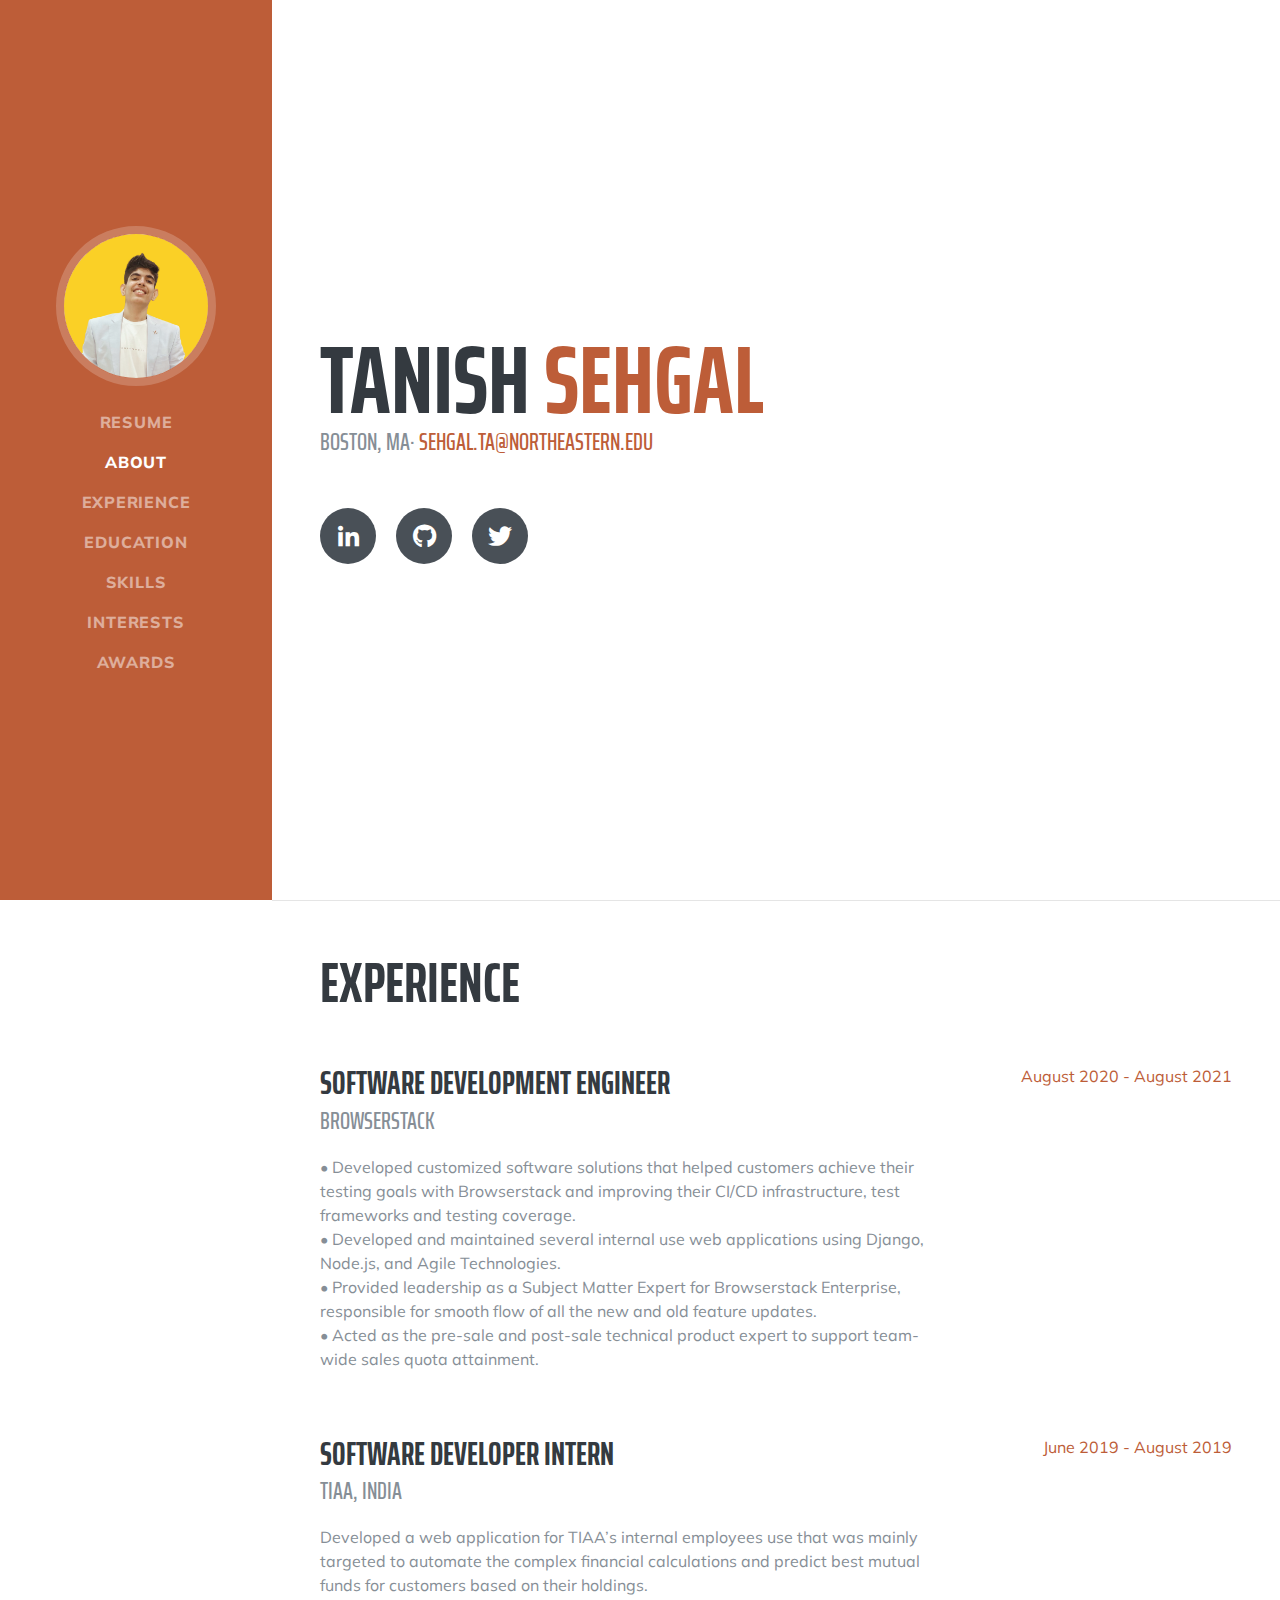
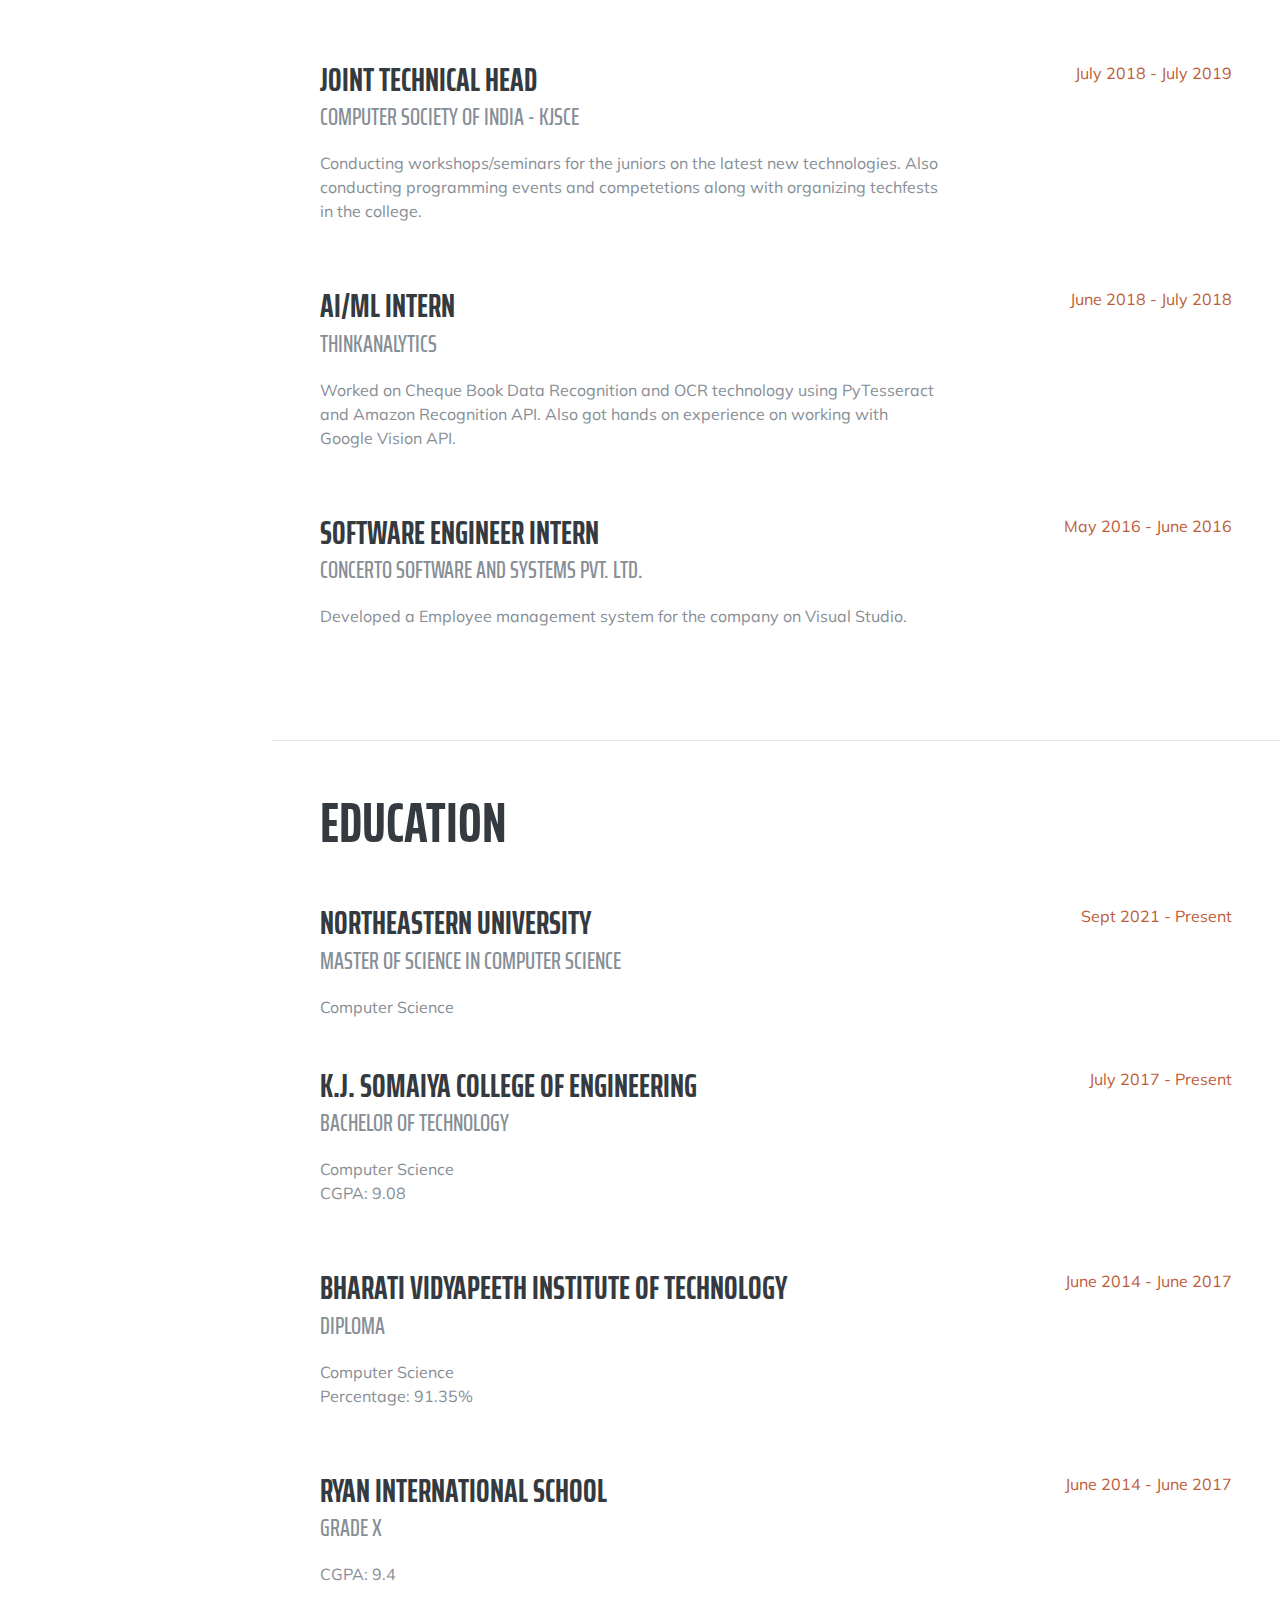
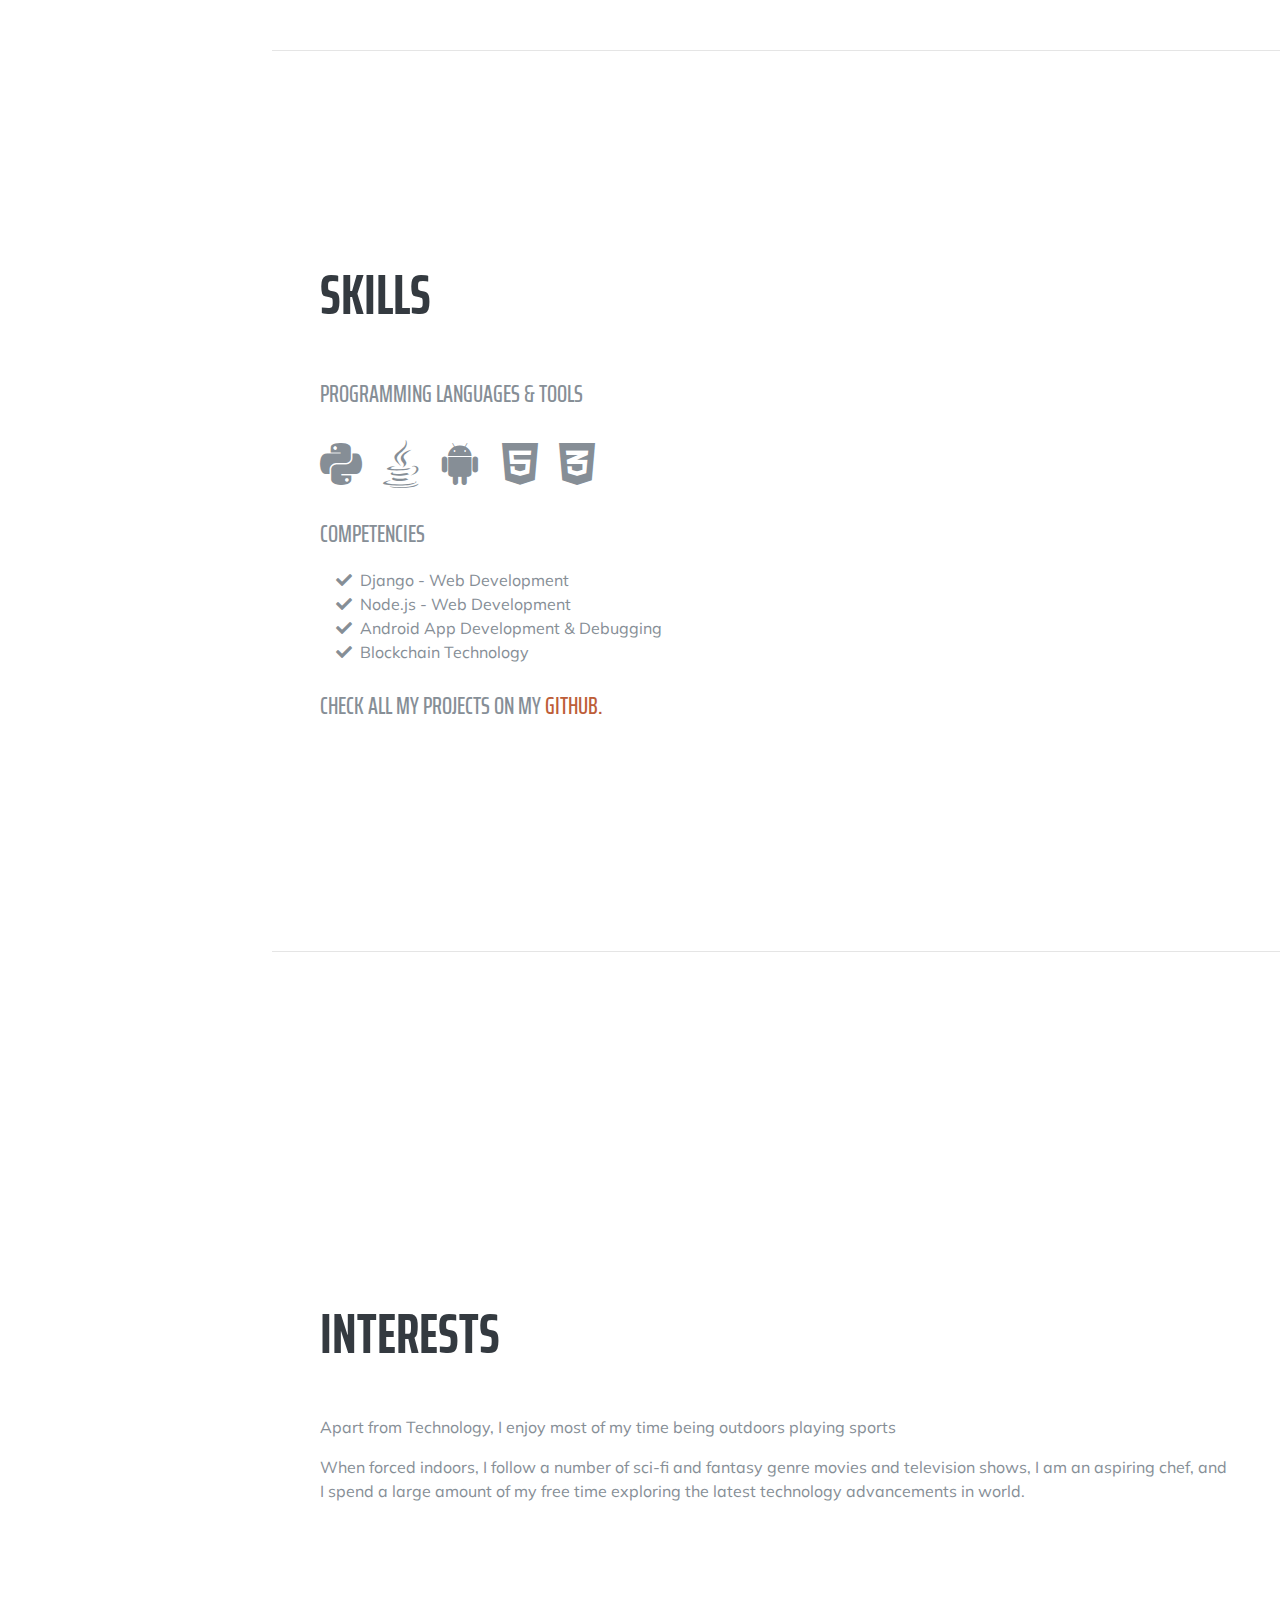
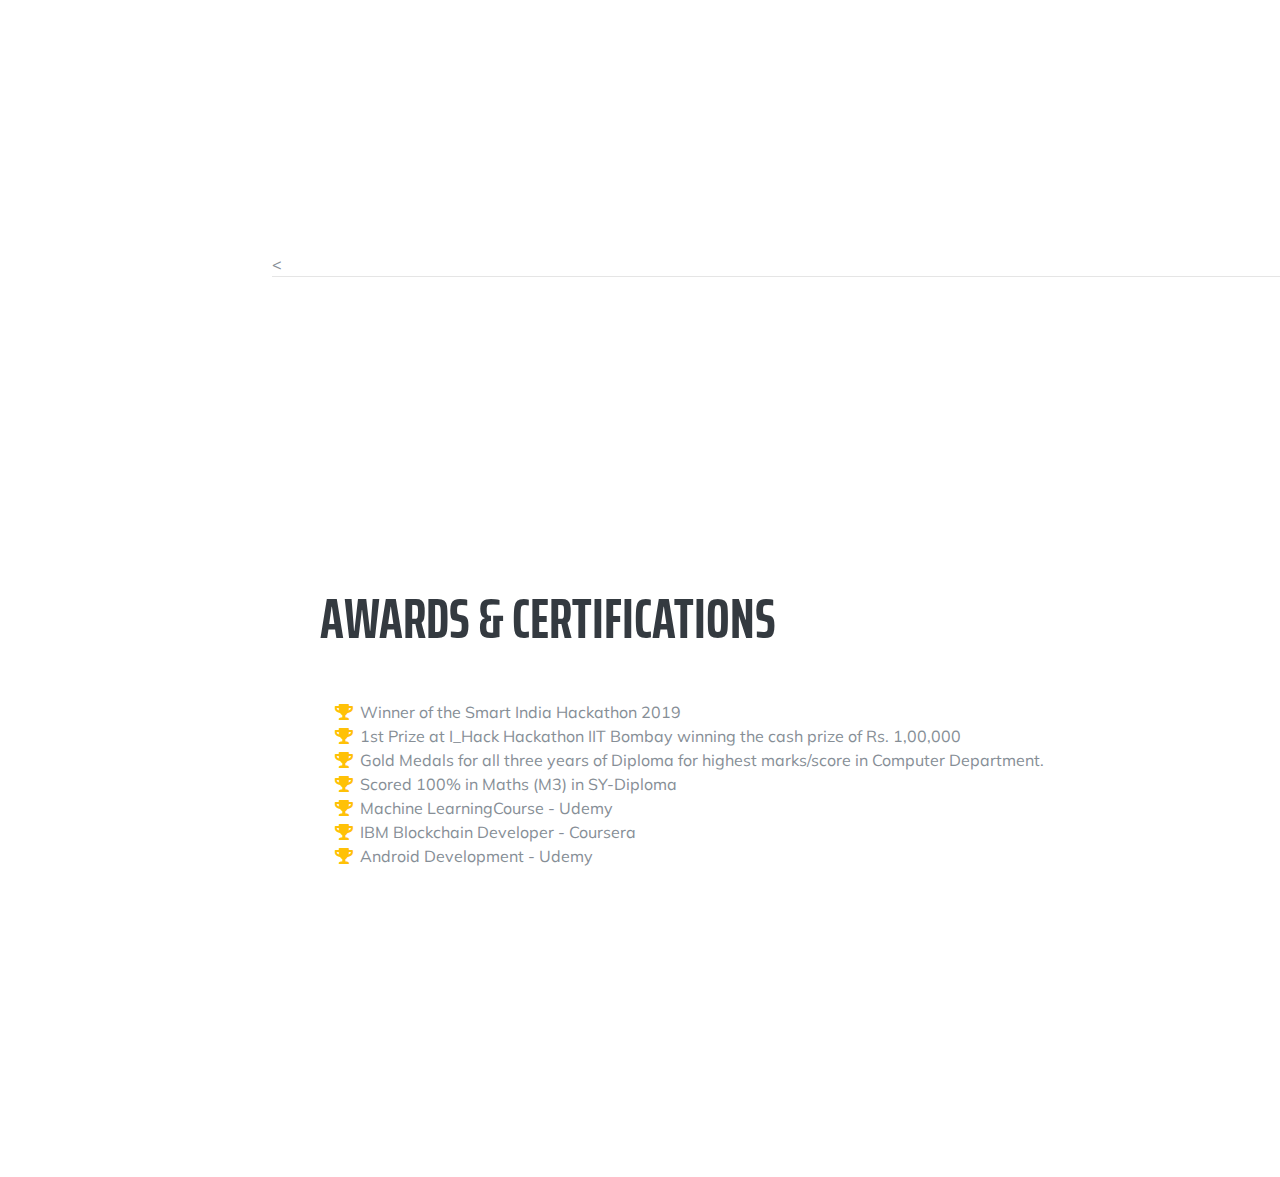
<file: index.html>
<!DOCTYPE html>
<html lang="en">

  <head>

    <meta charset="utf-8">
    <meta name="viewport" content="width=device-width, initial-scale=1, shrink-to-fit=no">
    <meta name="description" content="">
    <meta name="author" content="">

    <title>It's Me</title>

    <!-- Bootstrap core CSS -->
    <link href="vendor/bootstrap/css/bootstrap.min.css" rel="stylesheet">

    <!-- Custom fonts for this template -->
    <link href="https://fonts.googleapis.com/css?family=Saira+Extra+Condensed:500,700" rel="stylesheet">
    <link href="https://fonts.googleapis.com/css?family=Muli:400,400i,800,800i" rel="stylesheet">
    <link href="vendor/fontawesome-free/css/all.min.css" rel="stylesheet">

    <!-- Custom styles for this template -->
    <link href="css/resume.min.css" rel="stylesheet">

  </head>

  <body id="page-top">

    
    <nav class="navbar navbar-expand-lg navbar-dark bg-primary fixed-top" id="sideNav">
      <a class="navbar-brand js-scroll-trigger" href="#page-top">
        <span class="d-block d-lg-none"></span>
        <span class="d-none d-lg-block">
          <img class="img-fluid img-profile rounded-circle mx-auto mb-2" src="img/profile.png" alt="">
        </span>
      </a>
      
      <button class="navbar-toggler" type="button" data-toggle="collapse" data-target="#navbarSupportedContent" aria-controls="navbarSupportedContent" aria-expanded="false" aria-label="Toggle navigation">
        <span class="navbar-toggler-icon"></span>
      </button>
      <div class="collapse navbar-collapse" id="navbarSupportedContent">
        <ul class="navbar-nav">
          <li class="nav-item">
            <a class="nav-link js-scroll-trigger" href="/resume/Resume_Tanish_Sehgal.pdf">Resume</a>
          </li>
          <li class="nav-item">
            <a class="nav-link js-scroll-trigger" href="#about">About</a>
          </li>
          <li class="nav-item">
            <a class="nav-link js-scroll-trigger" href="#experience">Experience</a>
          </li>
          <li class="nav-item">
            <a class="nav-link js-scroll-trigger" href="#education">Education</a>
          </li>
          <li class="nav-item">
            <a class="nav-link js-scroll-trigger" href="#skills">Skills</a>
          </li>
          <li class="nav-item">
            <a class="nav-link js-scroll-trigger" href="#interests">Interests</a>
          </li>
          <li class="nav-item">
            <a class="nav-link js-scroll-trigger" href="#awards">Awards</a>
          </li>
<!--           <li class="nav-item">
            <a class="nav-link js-scroll-trigger" href="/blog">Blog</a>
          </li> -->
        </ul>
      </div>
    </nav>

    <div class="container-fluid p-0">

      <section class="resume-section p-3 p-lg-5 d-flex d-column" id="about">
        <div class="my-auto">
          <h1 class="mb-0">Tanish
            <span class="text-primary">Sehgal</span>
          </h1>
          <div class="subheading mb-5">Boston, MA·
            <a href="mailto:tanishsehgal1234@gmail.com">sehgal.ta@northeastern.edu</a>
          </div>
          <!-- <p class="lead mb-5">I'm currently an undergrad student in the Department of Computer Science at K.J Somaiya College Of Engineering , Mumbai.I have always looked on academics as an interesting and critical aspect of my growing up process. In past year, I spent most of my time participating in programming contests on Codechef and HackerEarth and completing various courses on Machine Learning and Blockchain. I'm currently exploring the field of AI and Blockchain, which seems fascinating to me. I like to work on small projects during weekends to improve my skills and take part in programming contest and Hackathons regularly .
</p> -->

          <div class="social-icons">
            <a href="https://linkedin.com/in/tanishsehgal" target="_blank">
              <i class="fab fa-linkedin-in"></i>
            </a>
            <a href="https://www.github.com/itanish" target="_blank">
              <i class="fab fa-github"></i>
            </a>
            <a href="https://twitter.com/tanishhere" target="_blank">
              <i class="fab fa-twitter"></i>
            </a>

          </div>
        </div>
      </section>

      <hr class="m-0">

      <section class="resume-section p-3 p-lg-5 d-flex flex-column" id="experience">
        <div class="my-auto">
          <h2 class="mb-5">Experience</h2>
          
          <div class="resume-item d-flex flex-column flex-md-row mb-5">
            <div class="resume-content mr-auto">
              <h3 class="mb-0">Software Development Engineer</h3>
              <div class="subheading mb-3">Browserstack</div>
              <p>• Developed customized software solutions that helped customers achieve their testing goals with Browserstack and improving their CI/CD infrastructure, test frameworks and testing coverage.</br>
                • Developed and maintained several internal use web applications using Django, Node.js, and Agile Technologies.</br>
                • Provided leadership as a Subject Matter Expert for Browserstack Enterprise, responsible for smooth flow of all the new and old
                feature updates.</br>
                • Acted as the pre-sale and post-sale technical product expert to support team-wide sales quota attainment.</p>
            </div>
            <div class="resume-date text-md-right">
              <span class="text-primary">August 2020 - August 2021</span>
            </div>
          </div>

          <div class="resume-item d-flex flex-column flex-md-row mb-5">
            <div class="resume-content mr-auto">
              <h3 class="mb-0">Software Developer Intern</h3>
              <div class="subheading mb-3">TIAA, India</div>
              <p>Developed a web application for TIAA’s internal employees use that was mainly targeted to automate the complex financial
calculations and predict best mutual funds for customers based on their holdings.</p>
            </div>
            <div class="resume-date text-md-right">
              <span class="text-primary">June 2019 - August 2019</span>
            </div>
          </div>
          
          <div class="resume-item d-flex flex-column flex-md-row mb-5">
            <div class="resume-content mr-auto">
              <h3 class="mb-0">Joint Technical Head</h3>
              <div class="subheading mb-3">Computer Society of India - KJSCE</div>
              <p>Conducting workshops/seminars for the juniors on the latest new technologies. Also conducting programming events and competetions along with organizing techfests in the college.</p>
            </div>
            <div class="resume-date text-md-right">
              <span class="text-primary">July 2018 - July 2019</span>
            </div>
          </div>

          <div class="resume-item d-flex flex-column flex-md-row mb-5">
            <div class="resume-content mr-auto">
              <h3 class="mb-0">AI/ML Intern</h3>
              <div class="subheading mb-3">ThinkAnalytics</div>
              <p>Worked on Cheque Book Data Recognition and OCR technology using PyTesseract and Amazon Recognition API. Also got hands on experience on working with Google Vision API.</p>
            </div>
            <div class="resume-date text-md-right">
              <span class="text-primary">June 2018 - July 2018</span>
            </div>
          </div>

          <div class="resume-item d-flex flex-column flex-md-row mb-5">
            <div class="resume-content mr-auto">
              <h3 class="mb-0">Software Engineer Intern</h3>
              <div class="subheading mb-3">Concerto Software and Systems PVT. LTD.</div>
              <p>Developed a Employee management system for the company on Visual Studio.</p>
            </div>
            <div class="resume-date text-md-right">
              <span class="text-primary">May 2016 - June 2016</span>
            </div>
          </div>

        </div>

      </section>

      <hr class="m-0">

      <section class="resume-section p-3 p-lg-5 d-flex flex-column" id="education">
        <div class="my-auto">
          <h2 class="mb-5">Education</h2>

          <div class="resume-item d-flex flex-column flex-md-row mb-5">
            <div class="resume-content mr-auto">
              <h3 class="mb-0">Northeastern University</h3>
              <div class="subheading mb-3">Master of Science in Computer Science</div>
              <div>Computer Science</div>
            </div>
            <div class="resume-date text-md-right">
              <span class="text-primary">Sept 2021 - Present</span>
            </div>
          </div>

          <div class="resume-item d-flex flex-column flex-md-row mb-5">
            <div class="resume-content mr-auto">
              <h3 class="mb-0">K.J. Somaiya College of Engineering</h3>
              <div class="subheading mb-3">Bachelor of Technology</div>
              <div>Computer Science</div>
              <p>CGPA: 9.08</p>
            </div>
            <div class="resume-date text-md-right">
              <span class="text-primary">July 2017 - Present</span>
            </div>
          </div>

          <div class="resume-item d-flex flex-column flex-md-row mb-5">
            <div class="resume-content mr-auto">
              <h3 class="mb-0">Bharati Vidyapeeth Institute of Technology</h3>
              <div class="subheading mb-3">Diploma</div>
              <div>Computer Science</div>
              <p>Percentage: 91.35%</p>
            </div>
            <div class="resume-date text-md-right">
              <span class="text-primary">June 2014 - June 2017</span>
            </div>
          </div>


          <div class="resume-item d-flex flex-column flex-md-row">
            <div class="resume-content mr-auto">
              <h3 class="mb-0">Ryan International School</h3>
              <div class="subheading mb-3">Grade X</div>
              <p>CGPA: 9.4</p>
            </div>
            <div class="resume-date text-md-right">
              <span class="text-primary">June 2014 - June 2017</span>
            </div>
          </div>


        </div>
      </section>

      <hr class="m-0">

      <section class="resume-section p-3 p-lg-5 d-flex flex-column" id="skills">
        <div class="my-auto">
          <h2 class="mb-5">Skills</h2>

          <div class="subheading mb-3">Programming Languages &amp; Tools</div>
          <ul class="list-inline dev-icons">
            <li class="list-inline-item">
              <i class="fab fa-python"></i>
            </li>
            <li class="list-inline-item">
              <i class="fab fa-java"></i>
            </li>
            <li class="list-inline-item">
              <i class="fab fa-android"></i>
            </li>
            <li class="list-inline-item">
              <i class="fab fa-html5"></i>
            </li>
            <li class="list-inline-item">
              <i class="fab fa-css3-alt"></i>
            </li>

          </ul>

          <div class="subheading mb-3">Competencies</div>
          <ul class="fa-ul mb-0">
            <li>
              <i class="fa-li fa fa-check"></i>
              Django - Web Development</li>
            <li>
            <li>
              <i class="fa-li fa fa-check"></i>
              Node.js - Web Development</li>
            <li>
              <i class="fa-li fa fa-check"></i>
              Android App Development &amp; Debugging</li>
            <li>
              <i class="fa-li fa fa-check"></i>
              Blockchain Technology</li>
          </ul>
        </br>
          <div class="subheading mb-3">Check all my projects on my <a href="http://www.github.com/itanish" target="_blank">Github.</a></div>



        </div>
      </section>

      <hr class="m-0">

      <section class="resume-section p-3 p-lg-5 d-flex flex-column" id="interests">
        <div class="my-auto">
          <h2 class="mb-5">Interests</h2>
          <p>Apart from Technology, I enjoy most of my time being outdoors playing sports</p>
          <p class="mb-0">When forced indoors, I follow a number of sci-fi and fantasy genre movies and television shows, I am an aspiring chef, and I spend a large amount of my free time exploring the latest technology advancements in world.</p>
        </div>
      </section>

<
      <hr class="m-0">

      <section class="resume-section p-3 p-lg-5 d-flex flex-column" id="awards">
        <div class="my-auto">
          <h2 class="mb-5">Awards &amp; Certifications</h2>
          <ul class="fa-ul mb-0">
            <li>
              <i class="fa-li fa fa-trophy text-warning"></i>
              Winner of the Smart India Hackathon 2019</li>
            <li>
            <li>
              <i class="fa-li fa fa-trophy text-warning"></i>
              1st Prize at I_Hack Hackathon IIT Bombay winning the cash prize of Rs. 1,00,000</li>
            <li>
              <i class="fa-li fa fa-trophy text-warning"></i>
              Gold Medals for all three years of Diploma for highest marks/score in Computer Department.</li>
            <li>
              <i class="fa-li fa fa-trophy text-warning"></i>
              Scored 100% in Maths (M3) in SY-Diploma</li>
            <li>
              <i class="fa-li fa fa-trophy text-warning"></i>
              Machine LearningCourse - Udemy</li>
            <li>
              <i class="fa-li fa fa-trophy text-warning"></i>

              IBM Blockchain Developer - Coursera</li>
            <li>
              <i class="fa-li fa fa-trophy text-warning"></i>
              Android Development - Udemy</li>

          </ul>
        </div>
      </section>

    </div>

    <!-- Bootstrap core JavaScript -->
    <script src="vendor/jquery/jquery.min.js"></script>
    <script src="vendor/bootstrap/js/bootstrap.bundle.min.js"></script>

    <!-- Plugin JavaScript -->
    <script src="vendor/jquery-easing/jquery.easing.min.js"></script>

    <!-- Custom scripts for this template -->
    <script src="js/resume.min.js"></script>

  </body>

</html>
</file>
<file: vendor/fontawesome-free/css/all.min.css>
/*!
 * Font Awesome Free 5.3.1 by @fontawesome - https://fontawesome.com
 * License - https://fontawesome.com/license/free (Icons: CC BY 4.0, Fonts: SIL OFL 1.1, Code: MIT License)
 */
.fa,.fab,.fal,.far,.fas{-moz-osx-font-smoothing:grayscale;-webkit-font-smoothing:antialiased;display:inline-block;font-style:normal;font-variant:normal;text-rendering:auto;line-height:1}.fa-lg{font-size:1.33333em;line-height:.75em;vertical-align:-.0667em}.fa-xs{font-size:.75em}.fa-sm{font-size:.875em}.fa-1x{font-size:1em}.fa-2x{font-size:2em}.fa-3x{font-size:3em}.fa-4x{font-size:4em}.fa-5x{font-size:5em}.fa-6x{font-size:6em}.fa-7x{font-size:7em}.fa-8x{font-size:8em}.fa-9x{font-size:9em}.fa-10x{font-size:10em}.fa-fw{text-align:center;width:1.25em}.fa-ul{list-style-type:none;margin-left:2.5em;padding-left:0}.fa-ul>li{position:relative}.fa-li{left:-2em;position:absolute;text-align:center;width:2em;line-height:inherit}.fa-border{border:.08em solid #eee;border-radius:.1em;padding:.2em .25em .15em}.fa-pull-left{float:left}.fa-pull-right{float:right}.fa.fa-pull-left,.fab.fa-pull-left,.fal.fa-pull-left,.far.fa-pull-left,.fas.fa-pull-left{margin-right:.3em}.fa.fa-pull-right,.fab.fa-pull-right,.fal.fa-pull-right,.far.fa-pull-right,.fas.fa-pull-right{margin-left:.3em}.fa-spin{animation:fa-spin 2s infinite linear}.fa-pulse{animation:fa-spin 1s infinite steps(8)}@keyframes fa-spin{0%{transform:rotate(0deg)}to{transform:rotate(1turn)}}.fa-rotate-90{-ms-filter:"progid:DXImageTransform.Microsoft.BasicImage(rotation=1)";transform:rotate(90deg)}.fa-rotate-180{-ms-filter:"progid:DXImageTransform.Microsoft.BasicImage(rotation=2)";transform:rotate(180deg)}.fa-rotate-270{-ms-filter:"progid:DXImageTransform.Microsoft.BasicImage(rotation=3)";transform:rotate(270deg)}.fa-flip-horizontal{-ms-filter:"progid:DXImageTransform.Microsoft.BasicImage(rotation=0, mirror=1)";transform:scaleX(-1)}.fa-flip-vertical{transform:scaleY(-1)}.fa-flip-horizontal.fa-flip-vertical,.fa-flip-vertical{-ms-filter:"progid:DXImageTransform.Microsoft.BasicImage(rotation=2, mirror=1)"}.fa-flip-horizontal.fa-flip-vertical{transform:scale(-1)}:root .fa-flip-horizontal,:root .fa-flip-vertical,:root .fa-rotate-90,:root .fa-rotate-180,:root .fa-rotate-270{-webkit-filter:none;filter:none}.fa-stack{display:inline-block;height:2em;line-height:2em;position:relative;vertical-align:middle;width:2em}.fa-stack-1x,.fa-stack-2x{left:0;position:absolute;text-align:center;width:100%}.fa-stack-1x{line-height:inherit}.fa-stack-2x{font-size:2em}.fa-inverse{color:#fff}.fa-500px:before{content:"\f26e"}.fa-accessible-icon:before{content:"\f368"}.fa-accusoft:before{content:"\f369"}.fa-ad:before{content:"\f641"}.fa-address-book:before{content:"\f2b9"}.fa-address-card:before{content:"\f2bb"}.fa-adjust:before{content:"\f042"}.fa-adn:before{content:"\f170"}.fa-adversal:before{content:"\f36a"}.fa-affiliatetheme:before{content:"\f36b"}.fa-air-freshener:before{content:"\f5d0"}.fa-algolia:before{content:"\f36c"}.fa-align-center:before{content:"\f037"}.fa-align-justify:before{content:"\f039"}.fa-align-left:before{content:"\f036"}.fa-align-right:before{content:"\f038"}.fa-alipay:before{content:"\f642"}.fa-allergies:before{content:"\f461"}.fa-amazon:before{content:"\f270"}.fa-amazon-pay:before{content:"\f42c"}.fa-ambulance:before{content:"\f0f9"}.fa-american-sign-language-interpreting:before{content:"\f2a3"}.fa-amilia:before{content:"\f36d"}.fa-anchor:before{content:"\f13d"}.fa-android:before{content:"\f17b"}.fa-angellist:before{content:"\f209"}.fa-angle-double-down:before{content:"\f103"}.fa-angle-double-left:before{content:"\f100"}.fa-angle-double-right:before{content:"\f101"}.fa-angle-double-up:before{content:"\f102"}.fa-angle-down:before{content:"\f107"}.fa-angle-left:before{content:"\f104"}.fa-angle-right:before{content:"\f105"}.fa-angle-up:before{content:"\f106"}.fa-angry:before{content:"\f556"}.fa-angrycreative:before{content:"\f36e"}.fa-angular:before{content:"\f420"}.fa-ankh:before{content:"\f644"}.fa-app-store:before{content:"\f36f"}.fa-app-store-ios:before{content:"\f370"}.fa-apper:before{content:"\f371"}.fa-apple:before{content:"\f179"}.fa-apple-alt:before{content:"\f5d1"}.fa-apple-pay:before{content:"\f415"}.fa-archive:before{content:"\f187"}.fa-archway:before{content:"\f557"}.fa-arrow-alt-circle-down:before{content:"\f358"}.fa-arrow-alt-circle-left:before{content:"\f359"}.fa-arrow-alt-circle-right:before{content:"\f35a"}.fa-arrow-alt-circle-up:before{content:"\f35b"}.fa-arrow-circle-down:before{content:"\f0ab"}.fa-arrow-circle-left:before{content:"\f0a8"}.fa-arrow-circle-right:before{content:"\f0a9"}.fa-arrow-circle-up:before{content:"\f0aa"}.fa-arrow-down:before{content:"\f063"}.fa-arrow-left:before{content:"\f060"}.fa-arrow-right:before{content:"\f061"}.fa-arrow-up:before{content:"\f062"}.fa-arrows-alt:before{content:"\f0b2"}.fa-arrows-alt-h:before{content:"\f337"}.fa-arrows-alt-v:before{content:"\f338"}.fa-assistive-listening-systems:before{content:"\f2a2"}.fa-asterisk:before{content:"\f069"}.fa-asymmetrik:before{content:"\f372"}.fa-at:before{content:"\f1fa"}.fa-atlas:before{content:"\f558"}.fa-atom:before{content:"\f5d2"}.fa-audible:before{content:"\f373"}.fa-audio-description:before{content:"\f29e"}.fa-autoprefixer:before{content:"\f41c"}.fa-avianex:before{content:"\f374"}.fa-aviato:before{content:"\f421"}.fa-award:before{content:"\f559"}.fa-aws:before{content:"\f375"}.fa-backspace:before{content:"\f55a"}.fa-backward:before{content:"\f04a"}.fa-balance-scale:before{content:"\f24e"}.fa-ban:before{content:"\f05e"}.fa-band-aid:before{content:"\f462"}.fa-bandcamp:before{content:"\f2d5"}.fa-barcode:before{content:"\f02a"}.fa-bars:before{content:"\f0c9"}.fa-baseball-ball:before{content:"\f433"}.fa-basketball-ball:before{content:"\f434"}.fa-bath:before{content:"\f2cd"}.fa-battery-empty:before{content:"\f244"}.fa-battery-full:before{content:"\f240"}.fa-battery-half:before{content:"\f242"}.fa-battery-quarter:before{content:"\f243"}.fa-battery-three-quarters:before{content:"\f241"}.fa-bed:before{content:"\f236"}.fa-beer:before{content:"\f0fc"}.fa-behance:before{content:"\f1b4"}.fa-behance-square:before{content:"\f1b5"}.fa-bell:before{content:"\f0f3"}.fa-bell-slash:before{content:"\f1f6"}.fa-bezier-curve:before{content:"\f55b"}.fa-bible:before{content:"\f647"}.fa-bicycle:before{content:"\f206"}.fa-bimobject:before{content:"\f378"}.fa-binoculars:before{content:"\f1e5"}.fa-birthday-cake:before{content:"\f1fd"}.fa-bitbucket:before{content:"\f171"}.fa-bitcoin:before{content:"\f379"}.fa-bity:before{content:"\f37a"}.fa-black-tie:before{content:"\f27e"}.fa-blackberry:before{content:"\f37b"}.fa-blender:before{content:"\f517"}.fa-blind:before{content:"\f29d"}.fa-blogger:before{content:"\f37c"}.fa-blogger-b:before{content:"\f37d"}.fa-bluetooth:before{content:"\f293"}.fa-bluetooth-b:before{content:"\f294"}.fa-bold:before{content:"\f032"}.fa-bolt:before{content:"\f0e7"}.fa-bomb:before{content:"\f1e2"}.fa-bone:before{content:"\f5d7"}.fa-bong:before{content:"\f55c"}.fa-book:before{content:"\f02d"}.fa-book-open:before{content:"\f518"}.fa-book-reader:before{content:"\f5da"}.fa-bookmark:before{content:"\f02e"}.fa-bowling-ball:before{content:"\f436"}.fa-box:before{content:"\f466"}.fa-box-open:before{content:"\f49e"}.fa-boxes:before{content:"\f468"}.fa-braille:before{content:"\f2a1"}.fa-brain:before{content:"\f5dc"}.fa-briefcase:before{content:"\f0b1"}.fa-briefcase-medical:before{content:"\f469"}.fa-broadcast-tower:before{content:"\f519"}.fa-broom:before{content:"\f51a"}.fa-brush:before{content:"\f55d"}.fa-btc:before{content:"\f15a"}.fa-bug:before{content:"\f188"}.fa-building:before{content:"\f1ad"}.fa-bullhorn:before{content:"\f0a1"}.fa-bullseye:before{content:"\f140"}.fa-burn:before{content:"\f46a"}.fa-buromobelexperte:before{content:"\f37f"}.fa-bus:before{content:"\f207"}.fa-bus-alt:before{content:"\f55e"}.fa-business-time:before{content:"\f64a"}.fa-buysellads:before{content:"\f20d"}.fa-calculator:before{content:"\f1ec"}.fa-calendar:before{content:"\f133"}.fa-calendar-alt:before{content:"\f073"}.fa-calendar-check:before{content:"\f274"}.fa-calendar-minus:before{content:"\f272"}.fa-calendar-plus:before{content:"\f271"}.fa-calendar-times:before{content:"\f273"}.fa-camera:before{content:"\f030"}.fa-camera-retro:before{content:"\f083"}.fa-cannabis:before{content:"\f55f"}.fa-capsules:before{content:"\f46b"}.fa-car:before{content:"\f1b9"}.fa-car-alt:before{content:"\f5de"}.fa-car-battery:before{content:"\f5df"}.fa-car-crash:before{content:"\f5e1"}.fa-car-side:before{content:"\f5e4"}.fa-caret-down:before{content:"\f0d7"}.fa-caret-left:before{content:"\f0d9"}.fa-caret-right:before{content:"\f0da"}.fa-caret-square-down:before{content:"\f150"}.fa-caret-square-left:before{content:"\f191"}.fa-caret-square-right:before{content:"\f152"}.fa-caret-square-up:before{content:"\f151"}.fa-caret-up:before{content:"\f0d8"}.fa-cart-arrow-down:before{content:"\f218"}.fa-cart-plus:before{content:"\f217"}.fa-cc-amazon-pay:before{content:"\f42d"}.fa-cc-amex:before{content:"\f1f3"}.fa-cc-apple-pay:before{content:"\f416"}.fa-cc-diners-club:before{content:"\f24c"}.fa-cc-discover:before{content:"\f1f2"}.fa-cc-jcb:before{content:"\f24b"}.fa-cc-mastercard:before{content:"\f1f1"}.fa-cc-paypal:before{content:"\f1f4"}.fa-cc-stripe:before{content:"\f1f5"}.fa-cc-visa:before{content:"\f1f0"}.fa-centercode:before{content:"\f380"}.fa-certificate:before{content:"\f0a3"}.fa-chalkboard:before{content:"\f51b"}.fa-chalkboard-teacher:before{content:"\f51c"}.fa-charging-station:before{content:"\f5e7"}.fa-chart-area:before{content:"\f1fe"}.fa-chart-bar:before{content:"\f080"}.fa-chart-line:before{content:"\f201"}.fa-chart-pie:before{content:"\f200"}.fa-check:before{content:"\f00c"}.fa-check-circle:before{content:"\f058"}.fa-check-double:before{content:"\f560"}.fa-check-square:before{content:"\f14a"}.fa-chess:before{content:"\f439"}.fa-chess-bishop:before{content:"\f43a"}.fa-chess-board:before{content:"\f43c"}.fa-chess-king:before{content:"\f43f"}.fa-chess-knight:before{content:"\f441"}.fa-chess-pawn:before{content:"\f443"}.fa-chess-queen:before{content:"\f445"}.fa-chess-rook:before{content:"\f447"}.fa-chevron-circle-down:before{content:"\f13a"}.fa-chevron-circle-left:before{content:"\f137"}.fa-chevron-circle-right:before{content:"\f138"}.fa-chevron-circle-up:before{content:"\f139"}.fa-chevron-down:before{content:"\f078"}.fa-chevron-left:before{content:"\f053"}.fa-chevron-right:before{content:"\f054"}.fa-chevron-up:before{content:"\f077"}.fa-child:before{content:"\f1ae"}.fa-chrome:before{content:"\f268"}.fa-church:before{content:"\f51d"}.fa-circle:before{content:"\f111"}.fa-circle-notch:before{content:"\f1ce"}.fa-city:before{content:"\f64f"}.fa-clipboard:before{content:"\f328"}.fa-clipboard-check:before{content:"\f46c"}.fa-clipboard-list:before{content:"\f46d"}.fa-clock:before{content:"\f017"}.fa-clone:before{content:"\f24d"}.fa-closed-captioning:before{content:"\f20a"}.fa-cloud:before{content:"\f0c2"}.fa-cloud-download-alt:before{content:"\f381"}.fa-cloud-upload-alt:before{content:"\f382"}.fa-cloudscale:before{content:"\f383"}.fa-cloudsmith:before{content:"\f384"}.fa-cloudversify:before{content:"\f385"}.fa-cocktail:before{content:"\f561"}.fa-code:before{content:"\f121"}.fa-code-branch:before{content:"\f126"}.fa-codepen:before{content:"\f1cb"}.fa-codiepie:before{content:"\f284"}.fa-coffee:before{content:"\f0f4"}.fa-cog:before{content:"\f013"}.fa-cogs:before{content:"\f085"}.fa-coins:before{content:"\f51e"}.fa-columns:before{content:"\f0db"}.fa-comment:before{content:"\f075"}.fa-comment-alt:before{content:"\f27a"}.fa-comment-dollar:before{content:"\f651"}.fa-comment-dots:before{content:"\f4ad"}.fa-comment-slash:before{content:"\f4b3"}.fa-comments:before{content:"\f086"}.fa-comments-dollar:before{content:"\f653"}.fa-compact-disc:before{content:"\f51f"}.fa-compass:before{content:"\f14e"}.fa-compress:before{content:"\f066"}.fa-concierge-bell:before{content:"\f562"}.fa-connectdevelop:before{content:"\f20e"}.fa-contao:before{content:"\f26d"}.fa-cookie:before{content:"\f563"}.fa-cookie-bite:before{content:"\f564"}.fa-copy:before{content:"\f0c5"}.fa-copyright:before{content:"\f1f9"}.fa-couch:before{content:"\f4b8"}.fa-cpanel:before{content:"\f388"}.fa-creative-commons:before{content:"\f25e"}.fa-creative-commons-by:before{content:"\f4e7"}.fa-creative-commons-nc:before{content:"\f4e8"}.fa-creative-commons-nc-eu:before{content:"\f4e9"}.fa-creative-commons-nc-jp:before{content:"\f4ea"}.fa-creative-commons-nd:before{content:"\f4eb"}.fa-creative-commons-pd:before{content:"\f4ec"}.fa-creative-commons-pd-alt:before{content:"\f4ed"}.fa-creative-commons-remix:before{content:"\f4ee"}.fa-creative-commons-sa:before{content:"\f4ef"}.fa-creative-commons-sampling:before{content:"\f4f0"}.fa-creative-commons-sampling-plus:before{content:"\f4f1"}.fa-creative-commons-share:before{content:"\f4f2"}.fa-credit-card:before{content:"\f09d"}.fa-crop:before{content:"\f125"}.fa-crop-alt:before{content:"\f565"}.fa-cross:before{content:"\f654"}.fa-crosshairs:before{content:"\f05b"}.fa-crow:before{content:"\f520"}.fa-crown:before{content:"\f521"}.fa-css3:before{content:"\f13c"}.fa-css3-alt:before{content:"\f38b"}.fa-cube:before{content:"\f1b2"}.fa-cubes:before{content:"\f1b3"}.fa-cut:before{content:"\f0c4"}.fa-cuttlefish:before{content:"\f38c"}.fa-d-and-d:before{content:"\f38d"}.fa-dashcube:before{content:"\f210"}.fa-database:before{content:"\f1c0"}.fa-deaf:before{content:"\f2a4"}.fa-delicious:before{content:"\f1a5"}.fa-deploydog:before{content:"\f38e"}.fa-deskpro:before{content:"\f38f"}.fa-desktop:before{content:"\f108"}.fa-deviantart:before{content:"\f1bd"}.fa-dharmachakra:before{content:"\f655"}.fa-diagnoses:before{content:"\f470"}.fa-dice:before{content:"\f522"}.fa-dice-five:before{content:"\f523"}.fa-dice-four:before{content:"\f524"}.fa-dice-one:before{content:"\f525"}.fa-dice-six:before{content:"\f526"}.fa-dice-three:before{content:"\f527"}.fa-dice-two:before{content:"\f528"}.fa-digg:before{content:"\f1a6"}.fa-digital-ocean:before{content:"\f391"}.fa-digital-tachograph:before{content:"\f566"}.fa-directions:before{content:"\f5eb"}.fa-discord:before{content:"\f392"}.fa-discourse:before{content:"\f393"}.fa-divide:before{content:"\f529"}.fa-dizzy:before{content:"\f567"}.fa-dna:before{content:"\f471"}.fa-dochub:before{content:"\f394"}.fa-docker:before{content:"\f395"}.fa-dollar-sign:before{content:"\f155"}.fa-dolly:before{content:"\f472"}.fa-dolly-flatbed:before{content:"\f474"}.fa-donate:before{content:"\f4b9"}.fa-door-closed:before{content:"\f52a"}.fa-door-open:before{content:"\f52b"}.fa-dot-circle:before{content:"\f192"}.fa-dove:before{content:"\f4ba"}.fa-download:before{content:"\f019"}.fa-draft2digital:before{content:"\f396"}.fa-drafting-compass:before{content:"\f568"}.fa-draw-polygon:before{content:"\f5ee"}.fa-dribbble:before{content:"\f17d"}.fa-dribbble-square:before{content:"\f397"}.fa-dropbox:before{content:"\f16b"}.fa-drum:before{content:"\f569"}.fa-drum-steelpan:before{content:"\f56a"}.fa-drupal:before{content:"\f1a9"}.fa-dumbbell:before{content:"\f44b"}.fa-dyalog:before{content:"\f399"}.fa-earlybirds:before{content:"\f39a"}.fa-ebay:before{content:"\f4f4"}.fa-edge:before{content:"\f282"}.fa-edit:before{content:"\f044"}.fa-eject:before{content:"\f052"}.fa-elementor:before{content:"\f430"}.fa-ellipsis-h:before{content:"\f141"}.fa-ellipsis-v:before{content:"\f142"}.fa-ello:before{content:"\f5f1"}.fa-ember:before{content:"\f423"}.fa-empire:before{content:"\f1d1"}.fa-envelope:before{content:"\f0e0"}.fa-envelope-open:before{content:"\f2b6"}.fa-envelope-open-text:before{content:"\f658"}.fa-envelope-square:before{content:"\f199"}.fa-envira:before{content:"\f299"}.fa-equals:before{content:"\f52c"}.fa-eraser:before{content:"\f12d"}.fa-erlang:before{content:"\f39d"}.fa-ethereum:before{content:"\f42e"}.fa-etsy:before{content:"\f2d7"}.fa-euro-sign:before{content:"\f153"}.fa-exchange-alt:before{content:"\f362"}.fa-exclamation:before{content:"\f12a"}.fa-exclamation-circle:before{content:"\f06a"}.fa-exclamation-triangle:before{content:"\f071"}.fa-expand:before{content:"\f065"}.fa-expand-arrows-alt:before{content:"\f31e"}.fa-expeditedssl:before{content:"\f23e"}.fa-external-link-alt:before{content:"\f35d"}.fa-external-link-square-alt:before{content:"\f360"}.fa-eye:before{content:"\f06e"}.fa-eye-dropper:before{content:"\f1fb"}.fa-eye-slash:before{content:"\f070"}.fa-facebook:before{content:"\f09a"}.fa-facebook-f:before{content:"\f39e"}.fa-facebook-messenger:before{content:"\f39f"}.fa-facebook-square:before{content:"\f082"}.fa-fast-backward:before{content:"\f049"}.fa-fast-forward:before{content:"\f050"}.fa-fax:before{content:"\f1ac"}.fa-feather:before{content:"\f52d"}.fa-feather-alt:before{content:"\f56b"}.fa-female:before{content:"\f182"}.fa-fighter-jet:before{content:"\f0fb"}.fa-file:before{content:"\f15b"}.fa-file-alt:before{content:"\f15c"}.fa-file-archive:before{content:"\f1c6"}.fa-file-audio:before{content:"\f1c7"}.fa-file-code:before{content:"\f1c9"}.fa-file-contract:before{content:"\f56c"}.fa-file-download:before{content:"\f56d"}.fa-file-excel:before{content:"\f1c3"}.fa-file-export:before{content:"\f56e"}.fa-file-image:before{content:"\f1c5"}.fa-file-import:before{content:"\f56f"}.fa-file-invoice:before{content:"\f570"}.fa-file-invoice-dollar:before{content:"\f571"}.fa-file-medical:before{content:"\f477"}.fa-file-medical-alt:before{content:"\f478"}.fa-file-pdf:before{content:"\f1c1"}.fa-file-powerpoint:before{content:"\f1c4"}.fa-file-prescription:before{content:"\f572"}.fa-file-signature:before{content:"\f573"}.fa-file-upload:before{content:"\f574"}.fa-file-video:before{content:"\f1c8"}.fa-file-word:before{content:"\f1c2"}.fa-fill:before{content:"\f575"}.fa-fill-drip:before{content:"\f576"}.fa-film:before{content:"\f008"}.fa-filter:before{content:"\f0b0"}.fa-fingerprint:before{content:"\f577"}.fa-fire:before{content:"\f06d"}.fa-fire-extinguisher:before{content:"\f134"}.fa-firefox:before{content:"\f269"}.fa-first-aid:before{content:"\f479"}.fa-first-order:before{content:"\f2b0"}.fa-first-order-alt:before{content:"\f50a"}.fa-firstdraft:before{content:"\f3a1"}.fa-fish:before{content:"\f578"}.fa-flag:before{content:"\f024"}.fa-flag-checkered:before{content:"\f11e"}.fa-flask:before{content:"\f0c3"}.fa-flickr:before{content:"\f16e"}.fa-flipboard:before{content:"\f44d"}.fa-flushed:before{content:"\f579"}.fa-fly:before{content:"\f417"}.fa-folder:before{content:"\f07b"}.fa-folder-minus:before{content:"\f65d"}.fa-folder-open:before{content:"\f07c"}.fa-folder-plus:before{content:"\f65e"}.fa-font:before{content:"\f031"}.fa-font-awesome:before{content:"\f2b4"}.fa-font-awesome-alt:before{content:"\f35c"}.fa-font-awesome-flag:before{content:"\f425"}.fa-font-awesome-logo-full:before{content:"\f4e6"}.fa-fonticons:before{content:"\f280"}.fa-fonticons-fi:before{content:"\f3a2"}.fa-football-ball:before{content:"\f44e"}.fa-fort-awesome:before{content:"\f286"}.fa-fort-awesome-alt:before{content:"\f3a3"}.fa-forumbee:before{content:"\f211"}.fa-forward:before{content:"\f04e"}.fa-foursquare:before{content:"\f180"}.fa-free-code-camp:before{content:"\f2c5"}.fa-freebsd:before{content:"\f3a4"}.fa-frog:before{content:"\f52e"}.fa-frown:before{content:"\f119"}.fa-frown-open:before{content:"\f57a"}.fa-fulcrum:before{content:"\f50b"}.fa-funnel-dollar:before{content:"\f662"}.fa-futbol:before{content:"\f1e3"}.fa-galactic-republic:before{content:"\f50c"}.fa-galactic-senate:before{content:"\f50d"}.fa-gamepad:before{content:"\f11b"}.fa-gas-pump:before{content:"\f52f"}.fa-gavel:before{content:"\f0e3"}.fa-gem:before{content:"\f3a5"}.fa-genderless:before{content:"\f22d"}.fa-get-pocket:before{content:"\f265"}.fa-gg:before{content:"\f260"}.fa-gg-circle:before{content:"\f261"}.fa-gift:before{content:"\f06b"}.fa-git:before{content:"\f1d3"}.fa-git-square:before{content:"\f1d2"}.fa-github:before{content:"\f09b"}.fa-github-alt:before{content:"\f113"}.fa-github-square:before{content:"\f092"}.fa-gitkraken:before{content:"\f3a6"}.fa-gitlab:before{content:"\f296"}.fa-gitter:before{content:"\f426"}.fa-glass-martini:before{content:"\f000"}.fa-glass-martini-alt:before{content:"\f57b"}.fa-glasses:before{content:"\f530"}.fa-glide:before{content:"\f2a5"}.fa-glide-g:before{content:"\f2a6"}.fa-globe:before{content:"\f0ac"}.fa-globe-africa:before{content:"\f57c"}.fa-globe-americas:before{content:"\f57d"}.fa-globe-asia:before{content:"\f57e"}.fa-gofore:before{content:"\f3a7"}.fa-golf-ball:before{content:"\f450"}.fa-goodreads:before{content:"\f3a8"}.fa-goodreads-g:before{content:"\f3a9"}.fa-google:before{content:"\f1a0"}.fa-google-drive:before{content:"\f3aa"}.fa-google-play:before{content:"\f3ab"}.fa-google-plus:before{content:"\f2b3"}.fa-google-plus-g:before{content:"\f0d5"}.fa-google-plus-square:before{content:"\f0d4"}.fa-google-wallet:before{content:"\f1ee"}.fa-gopuram:before{content:"\f664"}.fa-graduation-cap:before{content:"\f19d"}.fa-gratipay:before{content:"\f184"}.fa-grav:before{content:"\f2d6"}.fa-greater-than:before{content:"\f531"}.fa-greater-than-equal:before{content:"\f532"}.fa-grimace:before{content:"\f57f"}.fa-grin:before{content:"\f580"}.fa-grin-alt:before{content:"\f581"}.fa-grin-beam:before{content:"\f582"}.fa-grin-beam-sweat:before{content:"\f583"}.fa-grin-hearts:before{content:"\f584"}.fa-grin-squint:before{content:"\f585"}.fa-grin-squint-tears:before{content:"\f586"}.fa-grin-stars:before{content:"\f587"}.fa-grin-tears:before{content:"\f588"}.fa-grin-tongue:before{content:"\f589"}.fa-grin-tongue-squint:before{content:"\f58a"}.fa-grin-tongue-wink:before{content:"\f58b"}.fa-grin-wink:before{content:"\f58c"}.fa-grip-horizontal:before{content:"\f58d"}.fa-grip-vertical:before{content:"\f58e"}.fa-gripfire:before{content:"\f3ac"}.fa-grunt:before{content:"\f3ad"}.fa-gulp:before{content:"\f3ae"}.fa-h-square:before{content:"\f0fd"}.fa-hacker-news:before{content:"\f1d4"}.fa-hacker-news-square:before{content:"\f3af"}.fa-hackerrank:before{content:"\f5f7"}.fa-hamsa:before{content:"\f665"}.fa-hand-holding:before{content:"\f4bd"}.fa-hand-holding-heart:before{content:"\f4be"}.fa-hand-holding-usd:before{content:"\f4c0"}.fa-hand-lizard:before{content:"\f258"}.fa-hand-paper:before{content:"\f256"}.fa-hand-peace:before{content:"\f25b"}.fa-hand-point-down:before{content:"\f0a7"}.fa-hand-point-left:before{content:"\f0a5"}.fa-hand-point-right:before{content:"\f0a4"}.fa-hand-point-up:before{content:"\f0a6"}.fa-hand-pointer:before{content:"\f25a"}.fa-hand-rock:before{content:"\f255"}.fa-hand-scissors:before{content:"\f257"}.fa-hand-spock:before{content:"\f259"}.fa-hands:before{content:"\f4c2"}.fa-hands-helping:before{content:"\f4c4"}.fa-handshake:before{content:"\f2b5"}.fa-hashtag:before{content:"\f292"}.fa-haykal:before{content:"\f666"}.fa-hdd:before{content:"\f0a0"}.fa-heading:before{content:"\f1dc"}.fa-headphones:before{content:"\f025"}.fa-headphones-alt:before{content:"\f58f"}.fa-headset:before{content:"\f590"}.fa-heart:before{content:"\f004"}.fa-heartbeat:before{content:"\f21e"}.fa-helicopter:before{content:"\f533"}.fa-highlighter:before{content:"\f591"}.fa-hips:before{content:"\f452"}.fa-hire-a-helper:before{content:"\f3b0"}.fa-history:before{content:"\f1da"}.fa-hockey-puck:before{content:"\f453"}.fa-home:before{content:"\f015"}.fa-hooli:before{content:"\f427"}.fa-hornbill:before{content:"\f592"}.fa-hospital:before{content:"\f0f8"}.fa-hospital-alt:before{content:"\f47d"}.fa-hospital-symbol:before{content:"\f47e"}.fa-hot-tub:before{content:"\f593"}.fa-hotel:before{content:"\f594"}.fa-hotjar:before{content:"\f3b1"}.fa-hourglass:before{content:"\f254"}.fa-hourglass-end:before{content:"\f253"}.fa-hourglass-half:before{content:"\f252"}.fa-hourglass-start:before{content:"\f251"}.fa-houzz:before{content:"\f27c"}.fa-html5:before{content:"\f13b"}.fa-hubspot:before{content:"\f3b2"}.fa-i-cursor:before{content:"\f246"}.fa-id-badge:before{content:"\f2c1"}.fa-id-card:before{content:"\f2c2"}.fa-id-card-alt:before{content:"\f47f"}.fa-image:before{content:"\f03e"}.fa-images:before{content:"\f302"}.fa-imdb:before{content:"\f2d8"}.fa-inbox:before{content:"\f01c"}.fa-indent:before{content:"\f03c"}.fa-industry:before{content:"\f275"}.fa-infinity:before{content:"\f534"}.fa-info:before{content:"\f129"}.fa-info-circle:before{content:"\f05a"}.fa-instagram:before{content:"\f16d"}.fa-internet-explorer:before{content:"\f26b"}.fa-ioxhost:before{content:"\f208"}.fa-italic:before{content:"\f033"}.fa-itunes:before{content:"\f3b4"}.fa-itunes-note:before{content:"\f3b5"}.fa-java:before{content:"\f4e4"}.fa-jedi:before{content:"\f669"}.fa-jedi-order:before{content:"\f50e"}.fa-jenkins:before{content:"\f3b6"}.fa-joget:before{content:"\f3b7"}.fa-joint:before{content:"\f595"}.fa-joomla:before{content:"\f1aa"}.fa-journal-whills:before{content:"\f66a"}.fa-js:before{content:"\f3b8"}.fa-js-square:before{content:"\f3b9"}.fa-jsfiddle:before{content:"\f1cc"}.fa-kaaba:before{content:"\f66b"}.fa-kaggle:before{content:"\f5fa"}.fa-key:before{content:"\f084"}.fa-keybase:before{content:"\f4f5"}.fa-keyboard:before{content:"\f11c"}.fa-keycdn:before{content:"\f3ba"}.fa-khanda:before{content:"\f66d"}.fa-kickstarter:before{content:"\f3bb"}.fa-kickstarter-k:before{content:"\f3bc"}.fa-kiss:before{content:"\f596"}.fa-kiss-beam:before{content:"\f597"}.fa-kiss-wink-heart:before{content:"\f598"}.fa-kiwi-bird:before{content:"\f535"}.fa-korvue:before{content:"\f42f"}.fa-landmark:before{content:"\f66f"}.fa-language:before{content:"\f1ab"}.fa-laptop:before{content:"\f109"}.fa-laptop-code:before{content:"\f5fc"}.fa-laravel:before{content:"\f3bd"}.fa-lastfm:before{content:"\f202"}.fa-lastfm-square:before{content:"\f203"}.fa-laugh:before{content:"\f599"}.fa-laugh-beam:before{content:"\f59a"}.fa-laugh-squint:before{content:"\f59b"}.fa-laugh-wink:before{content:"\f59c"}.fa-layer-group:before{content:"\f5fd"}.fa-leaf:before{content:"\f06c"}.fa-leanpub:before{content:"\f212"}.fa-lemon:before{content:"\f094"}.fa-less:before{content:"\f41d"}.fa-less-than:before{content:"\f536"}.fa-less-than-equal:before{content:"\f537"}.fa-level-down-alt:before{content:"\f3be"}.fa-level-up-alt:before{content:"\f3bf"}.fa-life-ring:before{content:"\f1cd"}.fa-lightbulb:before{content:"\f0eb"}.fa-line:before{content:"\f3c0"}.fa-link:before{content:"\f0c1"}.fa-linkedin:before{content:"\f08c"}.fa-linkedin-in:before{content:"\f0e1"}.fa-linode:before{content:"\f2b8"}.fa-linux:before{content:"\f17c"}.fa-lira-sign:before{content:"\f195"}.fa-list:before{content:"\f03a"}.fa-list-alt:before{content:"\f022"}.fa-list-ol:before{content:"\f0cb"}.fa-list-ul:before{content:"\f0ca"}.fa-location-arrow:before{content:"\f124"}.fa-lock:before{content:"\f023"}.fa-lock-open:before{content:"\f3c1"}.fa-long-arrow-alt-down:before{content:"\f309"}.fa-long-arrow-alt-left:before{content:"\f30a"}.fa-long-arrow-alt-right:before{content:"\f30b"}.fa-long-arrow-alt-up:before{content:"\f30c"}.fa-low-vision:before{content:"\f2a8"}.fa-luggage-cart:before{content:"\f59d"}.fa-lyft:before{content:"\f3c3"}.fa-magento:before{content:"\f3c4"}.fa-magic:before{content:"\f0d0"}.fa-magnet:before{content:"\f076"}.fa-mail-bulk:before{content:"\f674"}.fa-mailchimp:before{content:"\f59e"}.fa-male:before{content:"\f183"}.fa-mandalorian:before{content:"\f50f"}.fa-map:before{content:"\f279"}.fa-map-marked:before{content:"\f59f"}.fa-map-marked-alt:before{content:"\f5a0"}.fa-map-marker:before{content:"\f041"}.fa-map-marker-alt:before{content:"\f3c5"}.fa-map-pin:before{content:"\f276"}.fa-map-signs:before{content:"\f277"}.fa-markdown:before{content:"\f60f"}.fa-marker:before{content:"\f5a1"}.fa-mars:before{content:"\f222"}.fa-mars-double:before{content:"\f227"}.fa-mars-stroke:before{content:"\f229"}.fa-mars-stroke-h:before{content:"\f22b"}.fa-mars-stroke-v:before{content:"\f22a"}.fa-mastodon:before{content:"\f4f6"}.fa-maxcdn:before{content:"\f136"}.fa-medal:before{content:"\f5a2"}.fa-medapps:before{content:"\f3c6"}.fa-medium:before{content:"\f23a"}.fa-medium-m:before{content:"\f3c7"}.fa-medkit:before{content:"\f0fa"}.fa-medrt:before{content:"\f3c8"}.fa-meetup:before{content:"\f2e0"}.fa-megaport:before{content:"\f5a3"}.fa-meh:before{content:"\f11a"}.fa-meh-blank:before{content:"\f5a4"}.fa-meh-rolling-eyes:before{content:"\f5a5"}.fa-memory:before{content:"\f538"}.fa-menorah:before{content:"\f676"}.fa-mercury:before{content:"\f223"}.fa-microchip:before{content:"\f2db"}.fa-microphone:before{content:"\f130"}.fa-microphone-alt:before{content:"\f3c9"}.fa-microphone-alt-slash:before{content:"\f539"}.fa-microphone-slash:before{content:"\f131"}.fa-microscope:before{content:"\f610"}.fa-microsoft:before{content:"\f3ca"}.fa-minus:before{content:"\f068"}.fa-minus-circle:before{content:"\f056"}.fa-minus-square:before{content:"\f146"}.fa-mix:before{content:"\f3cb"}.fa-mixcloud:before{content:"\f289"}.fa-mizuni:before{content:"\f3cc"}.fa-mobile:before{content:"\f10b"}.fa-mobile-alt:before{content:"\f3cd"}.fa-modx:before{content:"\f285"}.fa-monero:before{content:"\f3d0"}.fa-money-bill:before{content:"\f0d6"}.fa-money-bill-alt:before{content:"\f3d1"}.fa-money-bill-wave:before{content:"\f53a"}.fa-money-bill-wave-alt:before{content:"\f53b"}.fa-money-check:before{content:"\f53c"}.fa-money-check-alt:before{content:"\f53d"}.fa-monument:before{content:"\f5a6"}.fa-moon:before{content:"\f186"}.fa-mortar-pestle:before{content:"\f5a7"}.fa-mosque:before{content:"\f678"}.fa-motorcycle:before{content:"\f21c"}.fa-mouse-pointer:before{content:"\f245"}.fa-music:before{content:"\f001"}.fa-napster:before{content:"\f3d2"}.fa-neos:before{content:"\f612"}.fa-neuter:before{content:"\f22c"}.fa-newspaper:before{content:"\f1ea"}.fa-nimblr:before{content:"\f5a8"}.fa-nintendo-switch:before{content:"\f418"}.fa-node:before{content:"\f419"}.fa-node-js:before{content:"\f3d3"}.fa-not-equal:before{content:"\f53e"}.fa-notes-medical:before{content:"\f481"}.fa-npm:before{content:"\f3d4"}.fa-ns8:before{content:"\f3d5"}.fa-nutritionix:before{content:"\f3d6"}.fa-object-group:before{content:"\f247"}.fa-object-ungroup:before{content:"\f248"}.fa-odnoklassniki:before{content:"\f263"}.fa-odnoklassniki-square:before{content:"\f264"}.fa-oil-can:before{content:"\f613"}.fa-old-republic:before{content:"\f510"}.fa-om:before{content:"\f679"}.fa-opencart:before{content:"\f23d"}.fa-openid:before{content:"\f19b"}.fa-opera:before{content:"\f26a"}.fa-optin-monster:before{content:"\f23c"}.fa-osi:before{content:"\f41a"}.fa-outdent:before{content:"\f03b"}.fa-page4:before{content:"\f3d7"}.fa-pagelines:before{content:"\f18c"}.fa-paint-brush:before{content:"\f1fc"}.fa-paint-roller:before{content:"\f5aa"}.fa-palette:before{content:"\f53f"}.fa-palfed:before{content:"\f3d8"}.fa-pallet:before{content:"\f482"}.fa-paper-plane:before{content:"\f1d8"}.fa-paperclip:before{content:"\f0c6"}.fa-parachute-box:before{content:"\f4cd"}.fa-paragraph:before{content:"\f1dd"}.fa-parking:before{content:"\f540"}.fa-passport:before{content:"\f5ab"}.fa-pastafarianism:before{content:"\f67b"}.fa-paste:before{content:"\f0ea"}.fa-patreon:before{content:"\f3d9"}.fa-pause:before{content:"\f04c"}.fa-pause-circle:before{content:"\f28b"}.fa-paw:before{content:"\f1b0"}.fa-paypal:before{content:"\f1ed"}.fa-peace:before{content:"\f67c"}.fa-pen:before{content:"\f304"}.fa-pen-alt:before{content:"\f305"}.fa-pen-fancy:before{content:"\f5ac"}.fa-pen-nib:before{content:"\f5ad"}.fa-pen-square:before{content:"\f14b"}.fa-pencil-alt:before{content:"\f303"}.fa-pencil-ruler:before{content:"\f5ae"}.fa-people-carry:before{content:"\f4ce"}.fa-percent:before{content:"\f295"}.fa-percentage:before{content:"\f541"}.fa-periscope:before{content:"\f3da"}.fa-phabricator:before{content:"\f3db"}.fa-phoenix-framework:before{content:"\f3dc"}.fa-phoenix-squadron:before{content:"\f511"}.fa-phone:before{content:"\f095"}.fa-phone-slash:before{content:"\f3dd"}.fa-phone-square:before{content:"\f098"}.fa-phone-volume:before{content:"\f2a0"}.fa-php:before{content:"\f457"}.fa-pied-piper:before{content:"\f2ae"}.fa-pied-piper-alt:before{content:"\f1a8"}.fa-pied-piper-hat:before{content:"\f4e5"}.fa-pied-piper-pp:before{content:"\f1a7"}.fa-piggy-bank:before{content:"\f4d3"}.fa-pills:before{content:"\f484"}.fa-pinterest:before{content:"\f0d2"}.fa-pinterest-p:before{content:"\f231"}.fa-pinterest-square:before{content:"\f0d3"}.fa-place-of-worship:before{content:"\f67f"}.fa-plane:before{content:"\f072"}.fa-plane-arrival:before{content:"\f5af"}.fa-plane-departure:before{content:"\f5b0"}.fa-play:before{content:"\f04b"}.fa-play-circle:before{content:"\f144"}.fa-playstation:before{content:"\f3df"}.fa-plug:before{content:"\f1e6"}.fa-plus:before{content:"\f067"}.fa-plus-circle:before{content:"\f055"}.fa-plus-square:before{content:"\f0fe"}.fa-podcast:before{content:"\f2ce"}.fa-poll:before{content:"\f681"}.fa-poll-h:before{content:"\f682"}.fa-poo:before{content:"\f2fe"}.fa-poop:before{content:"\f619"}.fa-portrait:before{content:"\f3e0"}.fa-pound-sign:before{content:"\f154"}.fa-power-off:before{content:"\f011"}.fa-pray:before{content:"\f683"}.fa-praying-hands:before{content:"\f684"}.fa-prescription:before{content:"\f5b1"}.fa-prescription-bottle:before{content:"\f485"}.fa-prescription-bottle-alt:before{content:"\f486"}.fa-print:before{content:"\f02f"}.fa-procedures:before{content:"\f487"}.fa-product-hunt:before{content:"\f288"}.fa-project-diagram:before{content:"\f542"}.fa-pushed:before{content:"\f3e1"}.fa-puzzle-piece:before{content:"\f12e"}.fa-python:before{content:"\f3e2"}.fa-qq:before{content:"\f1d6"}.fa-qrcode:before{content:"\f029"}.fa-question:before{content:"\f128"}.fa-question-circle:before{content:"\f059"}.fa-quidditch:before{content:"\f458"}.fa-quinscape:before{content:"\f459"}.fa-quora:before{content:"\f2c4"}.fa-quote-left:before{content:"\f10d"}.fa-quote-right:before{content:"\f10e"}.fa-quran:before{content:"\f687"}.fa-r-project:before{content:"\f4f7"}.fa-random:before{content:"\f074"}.fa-ravelry:before{content:"\f2d9"}.fa-react:before{content:"\f41b"}.fa-readme:before{content:"\f4d5"}.fa-rebel:before{content:"\f1d0"}.fa-receipt:before{content:"\f543"}.fa-recycle:before{content:"\f1b8"}.fa-red-river:before{content:"\f3e3"}.fa-reddit:before{content:"\f1a1"}.fa-reddit-alien:before{content:"\f281"}.fa-reddit-square:before{content:"\f1a2"}.fa-redo:before{content:"\f01e"}.fa-redo-alt:before{content:"\f2f9"}.fa-registered:before{content:"\f25d"}.fa-rendact:before{content:"\f3e4"}.fa-renren:before{content:"\f18b"}.fa-reply:before{content:"\f3e5"}.fa-reply-all:before{content:"\f122"}.fa-replyd:before{content:"\f3e6"}.fa-researchgate:before{content:"\f4f8"}.fa-resolving:before{content:"\f3e7"}.fa-retweet:before{content:"\f079"}.fa-rev:before{content:"\f5b2"}.fa-ribbon:before{content:"\f4d6"}.fa-road:before{content:"\f018"}.fa-robot:before{content:"\f544"}.fa-rocket:before{content:"\f135"}.fa-rocketchat:before{content:"\f3e8"}.fa-rockrms:before{content:"\f3e9"}.fa-route:before{content:"\f4d7"}.fa-rss:before{content:"\f09e"}.fa-rss-square:before{content:"\f143"}.fa-ruble-sign:before{content:"\f158"}.fa-ruler:before{content:"\f545"}.fa-ruler-combined:before{content:"\f546"}.fa-ruler-horizontal:before{content:"\f547"}.fa-ruler-vertical:before{content:"\f548"}.fa-rupee-sign:before{content:"\f156"}.fa-sad-cry:before{content:"\f5b3"}.fa-sad-tear:before{content:"\f5b4"}.fa-safari:before{content:"\f267"}.fa-sass:before{content:"\f41e"}.fa-save:before{content:"\f0c7"}.fa-schlix:before{content:"\f3ea"}.fa-school:before{content:"\f549"}.fa-screwdriver:before{content:"\f54a"}.fa-scribd:before{content:"\f28a"}.fa-search:before{content:"\f002"}.fa-search-dollar:before{content:"\f688"}.fa-search-location:before{content:"\f689"}.fa-search-minus:before{content:"\f010"}.fa-search-plus:before{content:"\f00e"}.fa-searchengin:before{content:"\f3eb"}.fa-seedling:before{content:"\f4d8"}.fa-sellcast:before{content:"\f2da"}.fa-sellsy:before{content:"\f213"}.fa-server:before{content:"\f233"}.fa-servicestack:before{content:"\f3ec"}.fa-shapes:before{content:"\f61f"}.fa-share:before{content:"\f064"}.fa-share-alt:before{content:"\f1e0"}.fa-share-alt-square:before{content:"\f1e1"}.fa-share-square:before{content:"\f14d"}.fa-shekel-sign:before{content:"\f20b"}.fa-shield-alt:before{content:"\f3ed"}.fa-ship:before{content:"\f21a"}.fa-shipping-fast:before{content:"\f48b"}.fa-shirtsinbulk:before{content:"\f214"}.fa-shoe-prints:before{content:"\f54b"}.fa-shopping-bag:before{content:"\f290"}.fa-shopping-basket:before{content:"\f291"}.fa-shopping-cart:before{content:"\f07a"}.fa-shopware:before{content:"\f5b5"}.fa-shower:before{content:"\f2cc"}.fa-shuttle-van:before{content:"\f5b6"}.fa-sign:before{content:"\f4d9"}.fa-sign-in-alt:before{content:"\f2f6"}.fa-sign-language:before{content:"\f2a7"}.fa-sign-out-alt:before{content:"\f2f5"}.fa-signal:before{content:"\f012"}.fa-signature:before{content:"\f5b7"}.fa-simplybuilt:before{content:"\f215"}.fa-sistrix:before{content:"\f3ee"}.fa-sitemap:before{content:"\f0e8"}.fa-sith:before{content:"\f512"}.fa-skull:before{content:"\f54c"}.fa-skyatlas:before{content:"\f216"}.fa-skype:before{content:"\f17e"}.fa-slack:before{content:"\f198"}.fa-slack-hash:before{content:"\f3ef"}.fa-sliders-h:before{content:"\f1de"}.fa-slideshare:before{content:"\f1e7"}.fa-smile:before{content:"\f118"}.fa-smile-beam:before{content:"\f5b8"}.fa-smile-wink:before{content:"\f4da"}.fa-smoking:before{content:"\f48d"}.fa-smoking-ban:before{content:"\f54d"}.fa-snapchat:before{content:"\f2ab"}.fa-snapchat-ghost:before{content:"\f2ac"}.fa-snapchat-square:before{content:"\f2ad"}.fa-snowflake:before{content:"\f2dc"}.fa-socks:before{content:"\f696"}.fa-solar-panel:before{content:"\f5ba"}.fa-sort:before{content:"\f0dc"}.fa-sort-alpha-down:before{content:"\f15d"}.fa-sort-alpha-up:before{content:"\f15e"}.fa-sort-amount-down:before{content:"\f160"}.fa-sort-amount-up:before{content:"\f161"}.fa-sort-down:before{content:"\f0dd"}.fa-sort-numeric-down:before{content:"\f162"}.fa-sort-numeric-up:before{content:"\f163"}.fa-sort-up:before{content:"\f0de"}.fa-soundcloud:before{content:"\f1be"}.fa-spa:before{content:"\f5bb"}.fa-space-shuttle:before{content:"\f197"}.fa-speakap:before{content:"\f3f3"}.fa-spinner:before{content:"\f110"}.fa-splotch:before{content:"\f5bc"}.fa-spotify:before{content:"\f1bc"}.fa-spray-can:before{content:"\f5bd"}.fa-square:before{content:"\f0c8"}.fa-square-full:before{content:"\f45c"}.fa-square-root-alt:before{content:"\f698"}.fa-squarespace:before{content:"\f5be"}.fa-stack-exchange:before{content:"\f18d"}.fa-stack-overflow:before{content:"\f16c"}.fa-stamp:before{content:"\f5bf"}.fa-star:before{content:"\f005"}.fa-star-and-crescent:before{content:"\f699"}.fa-star-half:before{content:"\f089"}.fa-star-half-alt:before{content:"\f5c0"}.fa-star-of-david:before{content:"\f69a"}.fa-star-of-life:before{content:"\f621"}.fa-staylinked:before{content:"\f3f5"}.fa-steam:before{content:"\f1b6"}.fa-steam-square:before{content:"\f1b7"}.fa-steam-symbol:before{content:"\f3f6"}.fa-step-backward:before{content:"\f048"}.fa-step-forward:before{content:"\f051"}.fa-stethoscope:before{content:"\f0f1"}.fa-sticker-mule:before{content:"\f3f7"}.fa-sticky-note:before{content:"\f249"}.fa-stop:before{content:"\f04d"}.fa-stop-circle:before{content:"\f28d"}.fa-stopwatch:before{content:"\f2f2"}.fa-store:before{content:"\f54e"}.fa-store-alt:before{content:"\f54f"}.fa-strava:before{content:"\f428"}.fa-stream:before{content:"\f550"}.fa-street-view:before{content:"\f21d"}.fa-strikethrough:before{content:"\f0cc"}.fa-stripe:before{content:"\f429"}.fa-stripe-s:before{content:"\f42a"}.fa-stroopwafel:before{content:"\f551"}.fa-studiovinari:before{content:"\f3f8"}.fa-stumbleupon:before{content:"\f1a4"}.fa-stumbleupon-circle:before{content:"\f1a3"}.fa-subscript:before{content:"\f12c"}.fa-subway:before{content:"\f239"}.fa-suitcase:before{content:"\f0f2"}.fa-suitcase-rolling:before{content:"\f5c1"}.fa-sun:before{content:"\f185"}.fa-superpowers:before{content:"\f2dd"}.fa-superscript:before{content:"\f12b"}.fa-supple:before{content:"\f3f9"}.fa-surprise:before{content:"\f5c2"}.fa-swatchbook:before{content:"\f5c3"}.fa-swimmer:before{content:"\f5c4"}.fa-swimming-pool:before{content:"\f5c5"}.fa-synagogue:before{content:"\f69b"}.fa-sync:before{content:"\f021"}.fa-sync-alt:before{content:"\f2f1"}.fa-syringe:before{content:"\f48e"}.fa-table:before{content:"\f0ce"}.fa-table-tennis:before{content:"\f45d"}.fa-tablet:before{content:"\f10a"}.fa-tablet-alt:before{content:"\f3fa"}.fa-tablets:before{content:"\f490"}.fa-tachometer-alt:before{content:"\f3fd"}.fa-tag:before{content:"\f02b"}.fa-tags:before{content:"\f02c"}.fa-tape:before{content:"\f4db"}.fa-tasks:before{content:"\f0ae"}.fa-taxi:before{content:"\f1ba"}.fa-teamspeak:before{content:"\f4f9"}.fa-teeth:before{content:"\f62e"}.fa-teeth-open:before{content:"\f62f"}.fa-telegram:before{content:"\f2c6"}.fa-telegram-plane:before{content:"\f3fe"}.fa-tencent-weibo:before{content:"\f1d5"}.fa-terminal:before{content:"\f120"}.fa-text-height:before{content:"\f034"}.fa-text-width:before{content:"\f035"}.fa-th:before{content:"\f00a"}.fa-th-large:before{content:"\f009"}.fa-th-list:before{content:"\f00b"}.fa-the-red-yeti:before{content:"\f69d"}.fa-theater-masks:before{content:"\f630"}.fa-themeco:before{content:"\f5c6"}.fa-themeisle:before{content:"\f2b2"}.fa-thermometer:before{content:"\f491"}.fa-thermometer-empty:before{content:"\f2cb"}.fa-thermometer-full:before{content:"\f2c7"}.fa-thermometer-half:before{content:"\f2c9"}.fa-thermometer-quarter:before{content:"\f2ca"}.fa-thermometer-three-quarters:before{content:"\f2c8"}.fa-thumbs-down:before{content:"\f165"}.fa-thumbs-up:before{content:"\f164"}.fa-thumbtack:before{content:"\f08d"}.fa-ticket-alt:before{content:"\f3ff"}.fa-times:before{content:"\f00d"}.fa-times-circle:before{content:"\f057"}.fa-tint:before{content:"\f043"}.fa-tint-slash:before{content:"\f5c7"}.fa-tired:before{content:"\f5c8"}.fa-toggle-off:before{content:"\f204"}.fa-toggle-on:before{content:"\f205"}.fa-toolbox:before{content:"\f552"}.fa-tooth:before{content:"\f5c9"}.fa-torah:before{content:"\f6a0"}.fa-torii-gate:before{content:"\f6a1"}.fa-trade-federation:before{content:"\f513"}.fa-trademark:before{content:"\f25c"}.fa-traffic-light:before{content:"\f637"}.fa-train:before{content:"\f238"}.fa-transgender:before{content:"\f224"}.fa-transgender-alt:before{content:"\f225"}.fa-trash:before{content:"\f1f8"}.fa-trash-alt:before{content:"\f2ed"}.fa-tree:before{content:"\f1bb"}.fa-trello:before{content:"\f181"}.fa-tripadvisor:before{content:"\f262"}.fa-trophy:before{content:"\f091"}.fa-truck:before{content:"\f0d1"}.fa-truck-loading:before{content:"\f4de"}.fa-truck-monster:before{content:"\f63b"}.fa-truck-moving:before{content:"\f4df"}.fa-truck-pickup:before{content:"\f63c"}.fa-tshirt:before{content:"\f553"}.fa-tty:before{content:"\f1e4"}.fa-tumblr:before{content:"\f173"}.fa-tumblr-square:before{content:"\f174"}.fa-tv:before{content:"\f26c"}.fa-twitch:before{content:"\f1e8"}.fa-twitter:before{content:"\f099"}.fa-twitter-square:before{content:"\f081"}.fa-typo3:before{content:"\f42b"}.fa-uber:before{content:"\f402"}.fa-uikit:before{content:"\f403"}.fa-umbrella:before{content:"\f0e9"}.fa-umbrella-beach:before{content:"\f5ca"}.fa-underline:before{content:"\f0cd"}.fa-undo:before{content:"\f0e2"}.fa-undo-alt:before{content:"\f2ea"}.fa-uniregistry:before{content:"\f404"}.fa-universal-access:before{content:"\f29a"}.fa-university:before{content:"\f19c"}.fa-unlink:before{content:"\f127"}.fa-unlock:before{content:"\f09c"}.fa-unlock-alt:before{content:"\f13e"}.fa-untappd:before{content:"\f405"}.fa-upload:before{content:"\f093"}.fa-usb:before{content:"\f287"}.fa-user:before{content:"\f007"}.fa-user-alt:before{content:"\f406"}.fa-user-alt-slash:before{content:"\f4fa"}.fa-user-astronaut:before{content:"\f4fb"}.fa-user-check:before{content:"\f4fc"}.fa-user-circle:before{content:"\f2bd"}.fa-user-clock:before{content:"\f4fd"}.fa-user-cog:before{content:"\f4fe"}.fa-user-edit:before{content:"\f4ff"}.fa-user-friends:before{content:"\f500"}.fa-user-graduate:before{content:"\f501"}.fa-user-lock:before{content:"\f502"}.fa-user-md:before{content:"\f0f0"}.fa-user-minus:before{content:"\f503"}.fa-user-ninja:before{content:"\f504"}.fa-user-plus:before{content:"\f234"}.fa-user-secret:before{content:"\f21b"}.fa-user-shield:before{content:"\f505"}.fa-user-slash:before{content:"\f506"}.fa-user-tag:before{content:"\f507"}.fa-user-tie:before{content:"\f508"}.fa-user-times:before{content:"\f235"}.fa-users:before{content:"\f0c0"}.fa-users-cog:before{content:"\f509"}.fa-ussunnah:before{content:"\f407"}.fa-utensil-spoon:before{content:"\f2e5"}.fa-utensils:before{content:"\f2e7"}.fa-vaadin:before{content:"\f408"}.fa-vector-square:before{content:"\f5cb"}.fa-venus:before{content:"\f221"}.fa-venus-double:before{content:"\f226"}.fa-venus-mars:before{content:"\f228"}.fa-viacoin:before{content:"\f237"}.fa-viadeo:before{content:"\f2a9"}.fa-viadeo-square:before{content:"\f2aa"}.fa-vial:before{content:"\f492"}.fa-vials:before{content:"\f493"}.fa-viber:before{content:"\f409"}.fa-video:before{content:"\f03d"}.fa-video-slash:before{content:"\f4e2"}.fa-vihara:before{content:"\f6a7"}.fa-vimeo:before{content:"\f40a"}.fa-vimeo-square:before{content:"\f194"}.fa-vimeo-v:before{content:"\f27d"}.fa-vine:before{content:"\f1ca"}.fa-vk:before{content:"\f189"}.fa-vnv:before{content:"\f40b"}.fa-volleyball-ball:before{content:"\f45f"}.fa-volume-down:before{content:"\f027"}.fa-volume-off:before{content:"\f026"}.fa-volume-up:before{content:"\f028"}.fa-vuejs:before{content:"\f41f"}.fa-walking:before{content:"\f554"}.fa-wallet:before{content:"\f555"}.fa-warehouse:before{content:"\f494"}.fa-weebly:before{content:"\f5cc"}.fa-weibo:before{content:"\f18a"}.fa-weight:before{content:"\f496"}.fa-weight-hanging:before{content:"\f5cd"}.fa-weixin:before{content:"\f1d7"}.fa-whatsapp:before{content:"\f232"}.fa-whatsapp-square:before{content:"\f40c"}.fa-wheelchair:before{content:"\f193"}.fa-whmcs:before{content:"\f40d"}.fa-wifi:before{content:"\f1eb"}.fa-wikipedia-w:before{content:"\f266"}.fa-window-close:before{content:"\f410"}.fa-window-maximize:before{content:"\f2d0"}.fa-window-minimize:before{content:"\f2d1"}.fa-window-restore:before{content:"\f2d2"}.fa-windows:before{content:"\f17a"}.fa-wine-glass:before{content:"\f4e3"}.fa-wine-glass-alt:before{content:"\f5ce"}.fa-wix:before{content:"\f5cf"}.fa-wolf-pack-battalion:before{content:"\f514"}.fa-won-sign:before{content:"\f159"}.fa-wordpress:before{content:"\f19a"}.fa-wordpress-simple:before{content:"\f411"}.fa-wpbeginner:before{content:"\f297"}.fa-wpexplorer:before{content:"\f2de"}.fa-wpforms:before{content:"\f298"}.fa-wrench:before{content:"\f0ad"}.fa-x-ray:before{content:"\f497"}.fa-xbox:before{content:"\f412"}.fa-xing:before{content:"\f168"}.fa-xing-square:before{content:"\f169"}.fa-y-combinator:before{content:"\f23b"}.fa-yahoo:before{content:"\f19e"}.fa-yandex:before{content:"\f413"}.fa-yandex-international:before{content:"\f414"}.fa-yelp:before{content:"\f1e9"}.fa-yen-sign:before{content:"\f157"}.fa-yin-yang:before{content:"\f6ad"}.fa-yoast:before{content:"\f2b1"}.fa-youtube:before{content:"\f167"}.fa-youtube-square:before{content:"\f431"}.fa-zhihu:before{content:"\f63f"}.sr-only{border:0;clip:rect(0,0,0,0);height:1px;margin:-1px;overflow:hidden;padding:0;position:absolute;width:1px}.sr-only-focusable:active,.sr-only-focusable:focus{clip:auto;height:auto;margin:0;overflow:visible;position:static;width:auto}@font-face{font-family:"Font Awesome 5 Brands";font-style:normal;font-weight:normal;src:url(../webfonts/fa-brands-400.eot);src:url(../webfonts/fa-brands-400.eot?#iefix) format("embedded-opentype"),url(../webfonts/fa-brands-400.woff2) format("woff2"),url(../webfonts/fa-brands-400.woff) format("woff"),url(../webfonts/fa-brands-400.ttf) format("truetype"),url(../webfonts/fa-brands-400.svg#fontawesome) format("svg")}.fab{font-family:"Font Awesome 5 Brands"}@font-face{font-family:"Font Awesome 5 Free";font-style:normal;font-weight:400;src:url(../webfonts/fa-regular-400.eot);src:url(../webfonts/fa-regular-400.eot?#iefix) format("embedded-opentype"),url(../webfonts/fa-regular-400.woff2) format("woff2"),url(../webfonts/fa-regular-400.woff) format("woff"),url(../webfonts/fa-regular-400.ttf) format("truetype"),url(../webfonts/fa-regular-400.svg#fontawesome) format("svg")}.far{font-weight:400}@font-face{font-family:"Font Awesome 5 Free";font-style:normal;font-weight:900;src:url(../webfonts/fa-solid-900.eot);src:url(../webfonts/fa-solid-900.eot?#iefix) format("embedded-opentype"),url(../webfonts/fa-solid-900.woff2) format("woff2"),url(../webfonts/fa-solid-900.woff) format("woff"),url(../webfonts/fa-solid-900.ttf) format("truetype"),url(../webfonts/fa-solid-900.svg#fontawesome) format("svg")}.fa,.far,.fas{font-family:"Font Awesome 5 Free"}.fa,.fas{font-weight:900}
</file>
<file: css/resume.min.css>
/*!
 * Start Bootstrap - Resume v5.0.2 (https://startbootstrap.com/template-overviews/resume)
 * Copyright 2013-2018 Start Bootstrap
 * Licensed under MIT (https://github.com/BlackrockDigital/startbootstrap-resume/blob/master/LICENSE)
 */body{font-family:Muli,-apple-system,BlinkMacSystemFont,'Segoe UI',Roboto,'Helvetica Neue',Arial,sans-serif,'Apple Color Emoji','Segoe UI Emoji','Segoe UI Symbol','Noto Color Emoji';padding-top:54px;color:#868e96}@media (min-width:992px){body{padding-top:0;padding-left:17rem}}h1,h2,h3,h4,h5,h6{font-family:'Saira Extra Condensed',-apple-system,BlinkMacSystemFont,'Segoe UI',Roboto,'Helvetica Neue',Arial,sans-serif,'Apple Color Emoji','Segoe UI Emoji','Segoe UI Symbol','Noto Color Emoji';font-weight:700;text-transform:uppercase;color:#343a40}h1{font-size:6rem;line-height:5.5rem}h2{font-size:3.5rem}h3{font-size:2rem}p.lead{font-size:1.15rem;font-weight:400}.subheading{text-transform:uppercase;font-weight:500;font-family:'Saira Extra Condensed',-apple-system,BlinkMacSystemFont,'Segoe UI',Roboto,'Helvetica Neue',Arial,sans-serif,'Apple Color Emoji','Segoe UI Emoji','Segoe UI Symbol','Noto Color Emoji';font-size:1.5rem}.social-icons a{display:inline-block;height:3.5rem;width:3.5rem;background-color:#495057;color:#fff!important;border-radius:100%;text-align:center;font-size:1.5rem;line-height:3.5rem;margin-right:1rem}.social-icons a:last-child{margin-right:0}.social-icons a:hover{background-color:#bd5d38}.dev-icons{font-size:3rem}.dev-icons .list-inline-item i:hover{color:#bd5d38}#sideNav .navbar-nav .nav-item .nav-link{font-weight:800;letter-spacing:.05rem;text-transform:uppercase}#sideNav .navbar-toggler:focus{outline-color:#d48a6e}@media (min-width:992px){#sideNav{text-align:center;position:fixed;top:0;left:0;display:-webkit-box;display:-ms-flexbox;display:flex;-webkit-box-orient:vertical;-webkit-box-direction:normal;-ms-flex-direction:column;flex-direction:column;width:17rem;height:100vh}#sideNav .navbar-brand{display:-webkit-box;display:-ms-flexbox;display:flex;margin:auto auto 0;padding:.5rem}#sideNav .navbar-brand .img-profile{max-width:10rem;max-height:10rem;border:.5rem solid rgba(255,255,255,.2)}#sideNav .navbar-collapse{display:-webkit-box;display:-ms-flexbox;display:flex;-webkit-box-align:start;-ms-flex-align:start;align-items:flex-start;-webkit-box-flex:0;-ms-flex-positive:0;flex-grow:0;width:100%;margin-bottom:auto}#sideNav .navbar-collapse .navbar-nav{-webkit-box-orient:vertical;-webkit-box-direction:normal;-ms-flex-direction:column;flex-direction:column;width:100%}#sideNav .navbar-collapse .navbar-nav .nav-item{display:block}#sideNav .navbar-collapse .navbar-nav .nav-item .nav-link{display:block}}section.resume-section{padding-top:5rem!important;padding-bottom:5rem!important;max-width:75rem}section.resume-section .resume-item .resume-date{min-width:none}@media (min-width:768px){section.resume-section{min-height:100vh}section.resume-section .resume-item .resume-date{min-width:18rem}}@media (min-width:992px){section.resume-section{padding-top:3rem!important;padding-bottom:3rem!important}}.bg-primary{background-color:#bd5d38!important}.text-primary{color:#bd5d38!important}a{color:#bd5d38}a:active,a:focus,a:hover{color:#824027}
</file>
